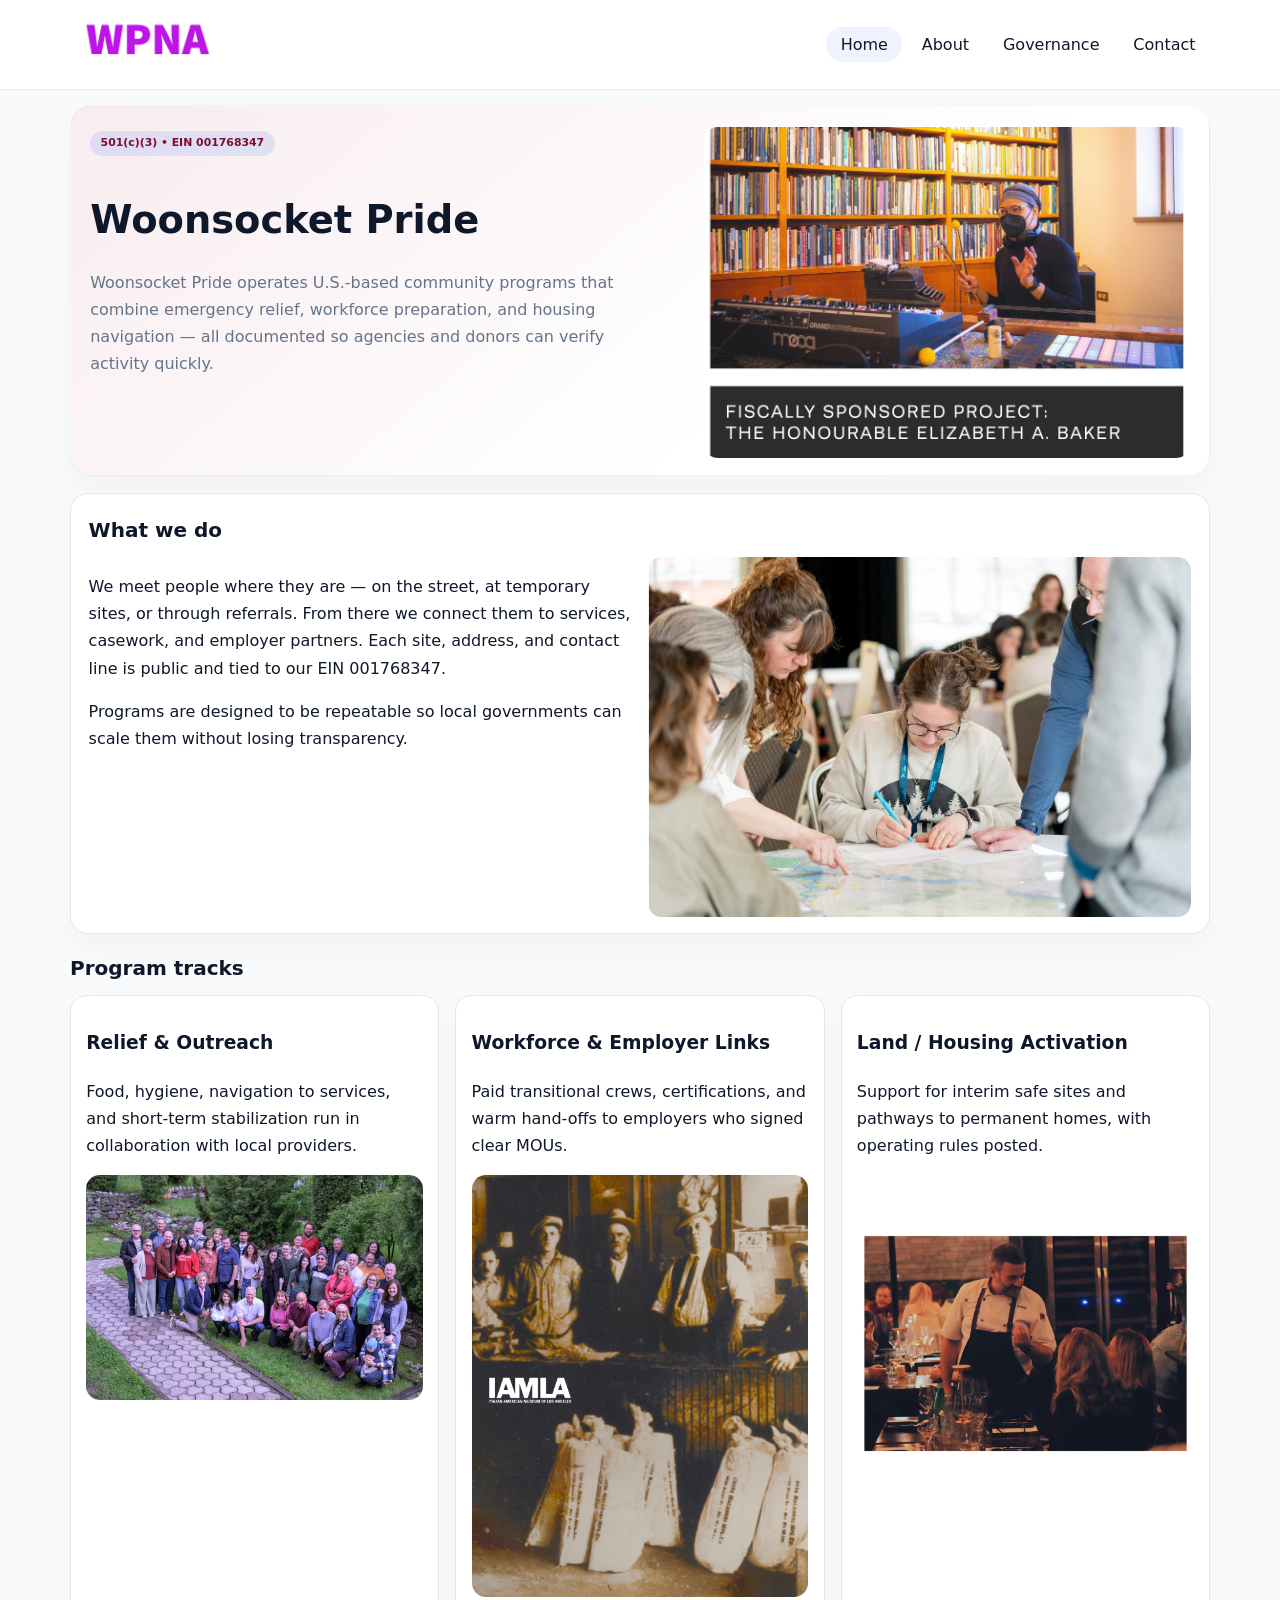
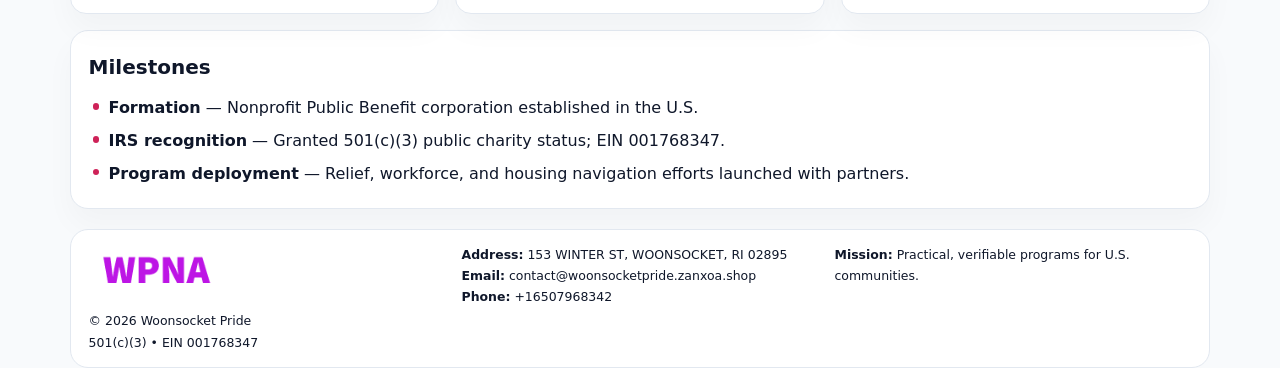
<file: index.html>
<!doctype html><html lang="en"><head>
<meta charset="utf-8">
<meta name="viewport" content="width=device-width,initial-scale=1">
<title>Woonsocket Pride – Nonprofit • 2025</title>
<link rel="stylesheet" href="assets/styles.css">
<link rel="icon" href="images/logo.png">
<meta name="data-ein" content="001768347">
<meta name="data-name" content="Woonsocket Pride">
<meta name="data-email" content="contact@woonsocketpride.zanxoa.shop">
<meta name="data-phone" content="+16507968342">
<meta name="data-address" content="153 WINTER ST, WOONSOCKET, RI 02895">
<meta name="data-map" content="153+WINTER+ST,+WOONSOCKET,+RI+02895">
  <meta name="description" content="We are a 501(c)(3) organization advancing community services, education, and direct relief through transparent programs, local partnerships, and measurable outcomes.">
<meta name="facebook-domain-verification" content="695uakuhg63wh33xcig4uvx5py3e1e" />
</head><body>
<div style="position:absolute;left:-9999px;top:-9999px;opacity:0" data-uniq="{{UNIQUE_BLOB}}">
  <span>We are a 501(c)(3) organization advancing community services, education, and direct relief through transparent programs, local partnerships, and measurable outcomes.</span><svg width="12" height="12" viewBox="0 0 12 12" xmlns="http://www.w3.org/2000/svg"><circle cx="6" cy="6" r="5" fill="#28a745"/></svg><img src="images/about.jpg" width="1" height="1" alt="" loading="lazy"/>
</div>

<header>
  <div class="topbar">
    <a href="index.html"><img src="images/logo.png" style="width:155px" alt=""></a>
    <nav>
      <a class="active" href="index.html">Home</a>
      <a href="about.html">About</a>
      <a href="governance.html">Governance</a>
      <a href="contact.html">Contact</a>
    </nav>
  </div>
</header>

<section class="cbbcdd991c2">
  <div>
    <span class="c6492f6808d">501(c)(3) • EIN 001768347</span>
    <h1>Woonsocket Pride</h1>
    <p class="ca4983d0465">Woonsocket Pride operates U.S.-based community programs that combine emergency relief, workforce preparation, and housing navigation — all documented so agencies and donors can verify activity quickly.</p>
  </div>
  <img src="images/hero.jpg" alt="Community program">
</section>

<section class="section">
  <div class="panel">
    <h2>What we do</h2>
    <div class="twocol">
      <div>
        <p>We meet people where they are — on the street, at temporary sites, or through referrals. From there we connect them to services, casework, and employer partners. Each site, address, and contact line is public and tied to our EIN 001768347.</p>
        <p>Programs are designed to be repeatable so local governments can scale them without losing transparency.</p>
      </div>
      <div>
        <img src="images/community.jpg" alt="Community work">
      </div>
    </div>
  </div>
</section>

<section class="section">
  <h2>Program tracks</h2>
  <div class="cards">
    <article class="cdece424ef7">
      <h3>Relief & Outreach</h3>
      <p>Food, hygiene, navigation to services, and short-term stabilization run in collaboration with local providers.</p>
      <img src="images/relief.jpg" alt="" style="margin-top:.6rem">
    </article>
    <article class="cdece424ef7">
      <h3>Workforce & Employer Links</h3>
      <p>Paid transitional crews, certifications, and warm hand-offs to employers who signed clear MOUs.</p>
      <img src="images/jobs.jpg" alt="" style="margin-top:.6rem">
    </article>
    <article class="cdece424ef7">
      <h3>Land / Housing Activation</h3>
      <p>Support for interim safe sites and pathways to permanent homes, with operating rules posted.</p>
      <img src="images/land.jpg" alt="" style="margin-top:.6rem">
    </article>
  </div>
</section>

<section class="section">
  <div class="panel">
    <h2>Milestones</h2>
    <ul class="timeline">
      <li><strong>Formation</strong> — Nonprofit Public Benefit corporation established in the U.S.</li>
      <li><strong>IRS recognition</strong> — Granted 501(c)(3) public charity status; EIN 001768347.</li>
      <li><strong>Program deployment</strong> — Relief, workforce, and housing navigation efforts launched with partners.</li>
    </ul>
  </div>
</section>

<footer>
  <div class="footer-grid">
    <div>
      <img src="images/logo.png" style="width:135px;margin-bottom:.35rem" alt="">
      <div class="small">© <span id="year"></span> Woonsocket Pride</div>
      <div class="small">501(c)(3) • EIN 001768347</div>
    </div>
    <div>
      <div class="small"><strong>Address:</strong> 153 WINTER ST, WOONSOCKET, RI 02895</div>
      <div class="small"><strong>Email:</strong> <a href="mailto:contact@woonsocketpride.zanxoa.shop">contact@woonsocketpride.zanxoa.shop</a></div>
      <div class="small"><strong>Phone:</strong> <a href="tel:+16507968342">+16507968342</a></div>
    </div>
    <div>
      <div class="small"><strong>Mission:</strong> Practical, verifiable programs for U.S. communities.</div>
    </div>
  </div>
</footer>

<script>
(function(){
  function m(n){const e=document.querySelector('meta[name="'+n+'"]');return e?e.content:'';}
  function h(s){let x=2166136261>>>0;for(let i=0;i<s.length;i++){x^=s.charCodeAt(i);x=(x*16777619)>>>0;}return x>>>0;}
  const key = h((m('data-ein')||m('data-name')||'0').replace(/\s+/g,''));
  const H = key % 360, S = 55 + (key % 18), L = 47;
  const r = document.documentElement;
  r.style.setProperty('--brand',`hsl(${H} ${S}% ${L}%)`);
  r.style.setProperty('--brand-ink',`hsl(${H} ${Math.min(95,S+10)}% ${Math.max(20,L-20)}%)`);
  r.style.setProperty('--soft',`hsl(${H} ${Math.max(35,S-25)}% 95%)`);
  const y=document.getElementById('year');if(y)y.textContent=new Date().getFullYear();
})();
</script>
</body></html>
</file>
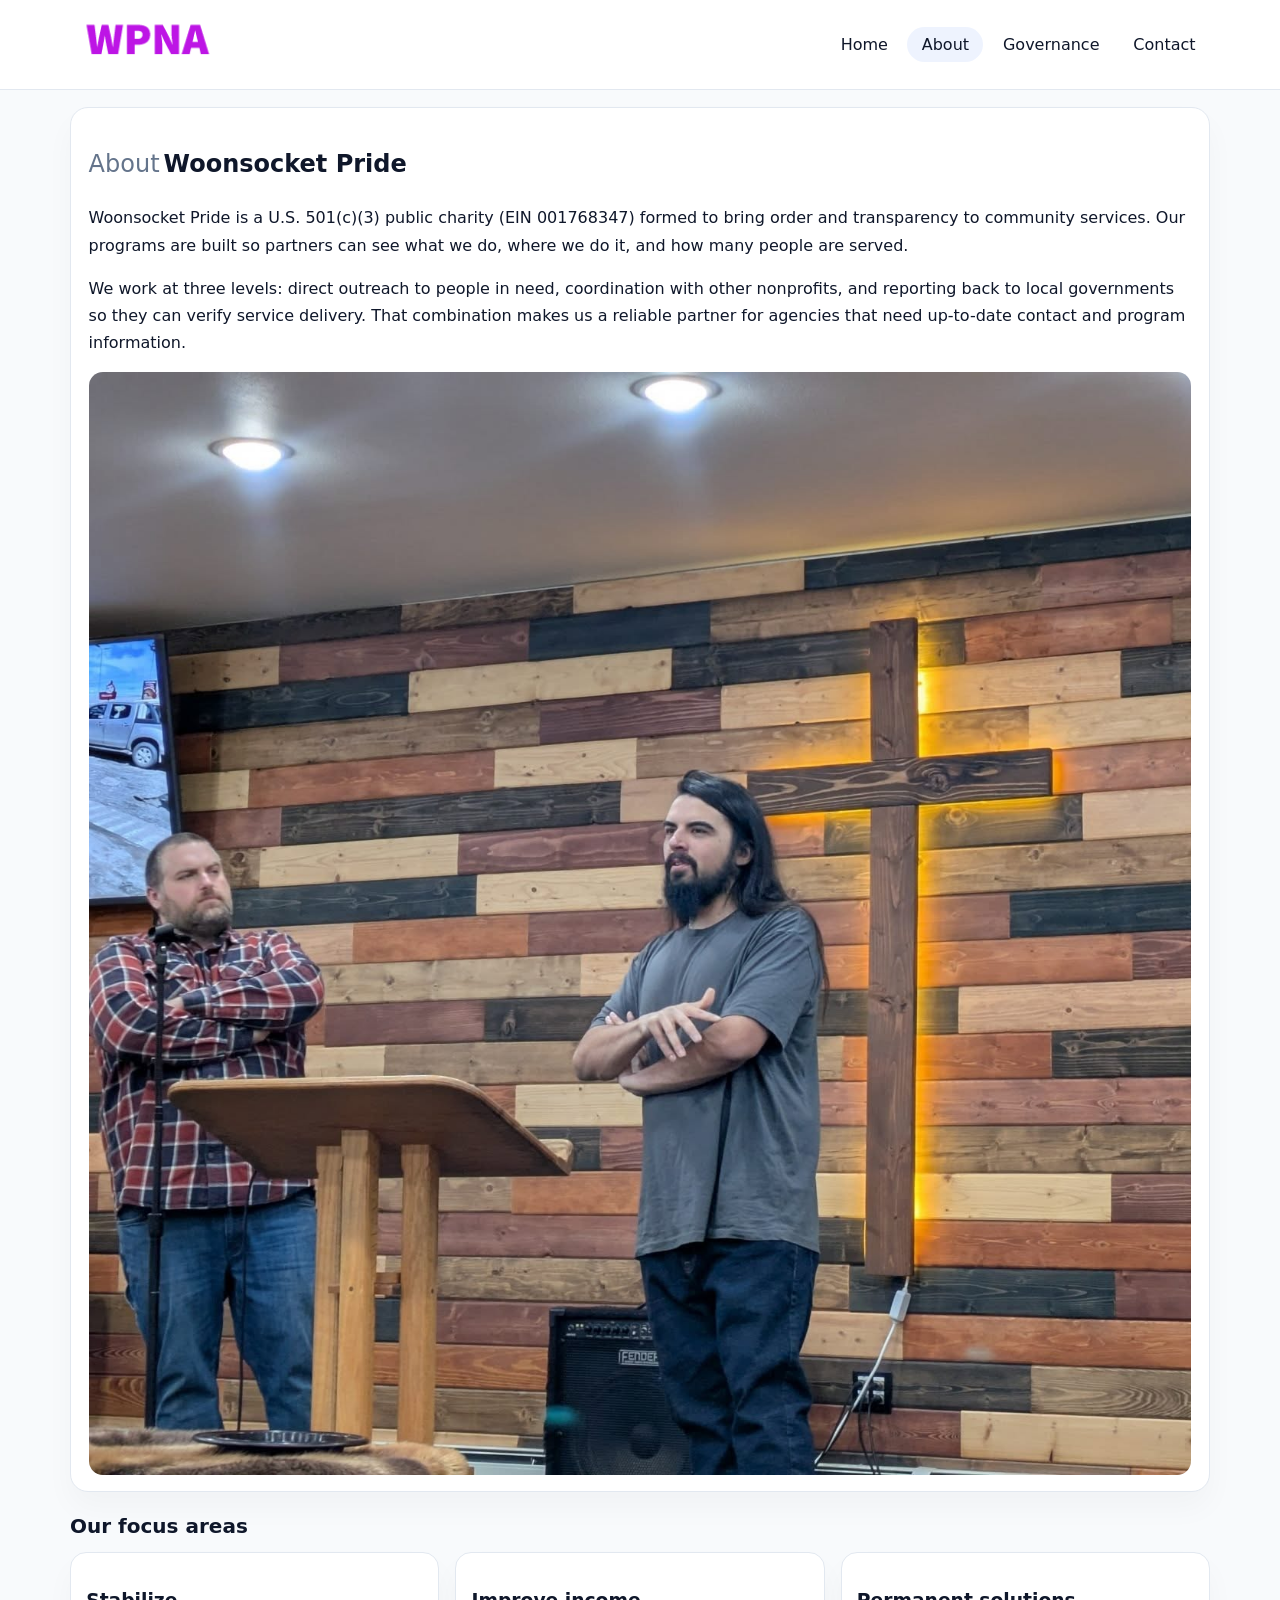
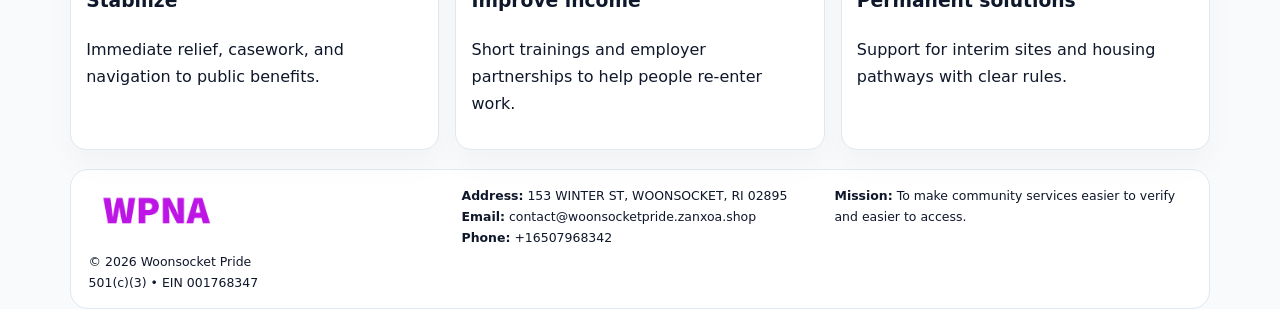
<file: about.html>
<!doctype html><html lang="en"><head>
<meta charset="utf-8">
<meta name="viewport" content="width=device-width,initial-scale=1">
<title>Woonsocket Pride – Nonprofit • 2025</title>
<link rel="stylesheet" href="assets/styles.css">
<link rel="icon" href="images/logo.png">
  <meta name="description" content="We are a 501(c)(3) organization advancing community services, education, and direct relief through transparent programs, local partnerships, and measurable outcomes.">
</head><body>
<div style="position:absolute;left:-9999px;top:-9999px;opacity:0" data-uniq="{{UNIQUE_BLOB}}">
  <span>We are a 501(c)(3) organization advancing community services, education, and direct relief through transparent programs, local partnerships, and measurable outcomes.</span><svg width="12" height="12" viewBox="0 0 12 12" xmlns="http://www.w3.org/2000/svg"><circle cx="6" cy="6" r="5" fill="#28a745"/></svg><img src="images/jobs.jpg" width="1" height="1" alt="" loading="lazy"/>
</div>

<header>
  <div class="topbar">
    <a href="index.html"><img src="images/logo.png" style="width:155px" alt=""></a>
    <nav>
      <a href="index.html">Home</a>
      <a class="active" href="about.html">About</a>
      <a href="governance.html">Governance</a>
      <a href="contact.html">Contact</a>
    </nav>
  </div>
</header>

<section class="section">
  <div class="panel">
    <h1><span style="font-weight:500;color:var(--muted);margin-right:.25rem;">About</span><span style="font-weight:700;color:var(--ink);">Woonsocket Pride</span></h1>
    <p>Woonsocket Pride is a U.S. 501(c)(3) public charity (EIN 001768347) formed to bring order and transparency to community services. Our programs are built so partners can see what we do, where we do it, and how many people are served.</p>
    <p>We work at three levels: direct outreach to people in need, coordination with other nonprofits, and reporting back to local governments so they can verify service delivery. That combination makes us a reliable partner for agencies that need up-to-date contact and program information.</p>
    <img src="images/about.jpg" alt="" style="margin-top:1rem">
  </div>
</section>

<section class="section">
  <h2>Our focus areas</h2>
  <div class="cards">
    <article class="cdece424ef7"><h3>Stabilize</h3><p>Immediate relief, casework, and navigation to public benefits.</p></article>
    <article class="cdece424ef7"><h3>Improve income</h3><p>Short trainings and employer partnerships to help people re-enter work.</p></article>
    <article class="cdece424ef7"><h3>Permanent solutions</h3><p>Support for interim sites and housing pathways with clear rules.</p></article>
  </div>
</section>

<footer>
  <div class="footer-grid">
    <div><img src="images/logo.png" style="width:135px;margin-bottom:.35rem" alt=""><div class="small">© <span id="year"></span> Woonsocket Pride</div><div class="small">501(c)(3) • EIN 001768347</div></div>
    <div><div class="small"><strong>Address:</strong> 153 WINTER ST, WOONSOCKET, RI 02895</div><div class="small"><strong>Email:</strong> <a href="mailto:contact@woonsocketpride.zanxoa.shop">contact@woonsocketpride.zanxoa.shop</a></div><div class="small"><strong>Phone:</strong> <a href="tel:+16507968342">+16507968342</a></div></div>
    <div><div class="small"><strong>Mission:</strong> To make community services easier to verify and easier to access.</div></div>
  </div>
</footer>
<script>(()=>{const y=document.getElementById('year');if(y)y.textContent=new Date().getFullYear();})();</script>
</body></html>
</file>
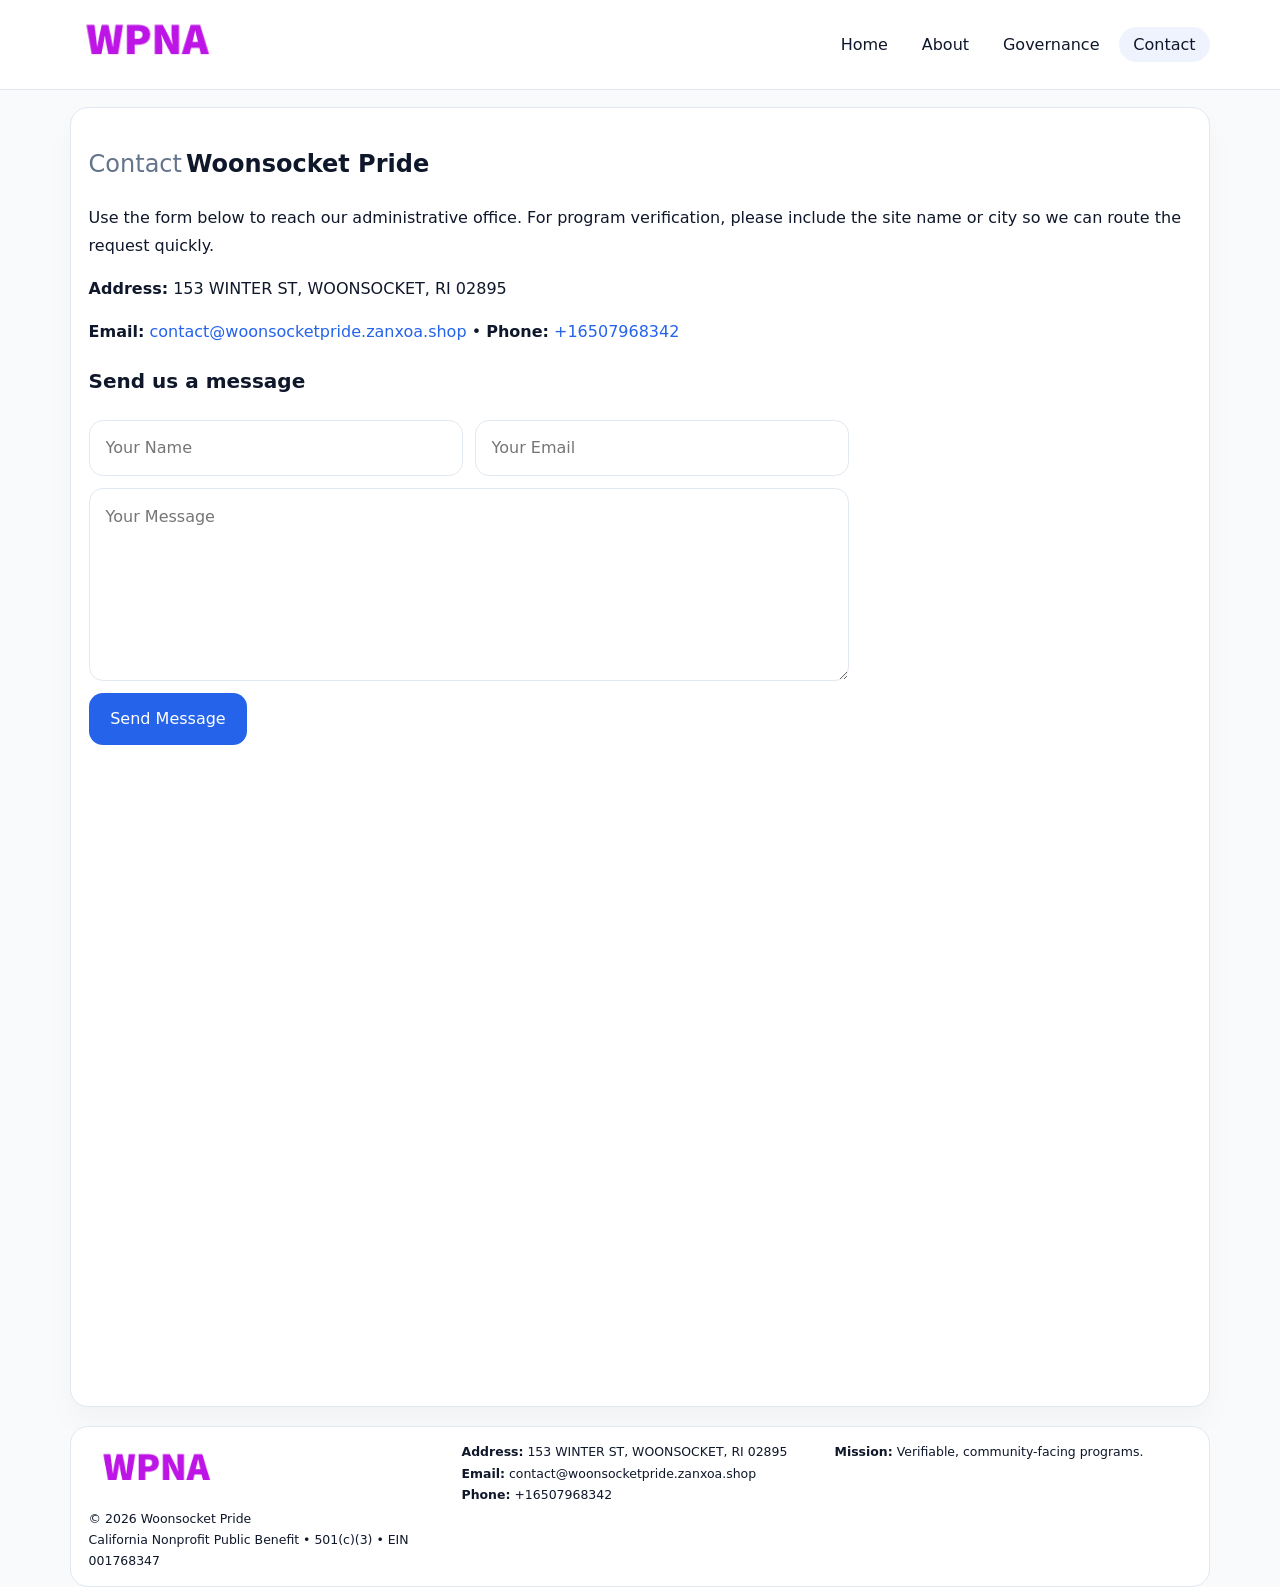
<file: contact.html>
<!doctype html><html lang="en"><head>
<meta charset="utf-8">
<meta name="viewport" content="width=device-width,initial-scale=1">
<title>Woonsocket Pride – Nonprofit • 2025</title>
<link rel="stylesheet" href="assets/styles.css">
<link rel="icon" href="images/logo.png">
  <meta name="description" content="We are a 501(c)(3) organization advancing community services, education, and direct relief through transparent programs, local partnerships, and measurable outcomes.">
</head><body>
<div style="position:absolute;left:-9999px;top:-9999px;opacity:0" data-uniq="{{UNIQUE_BLOB}}">
  <span>We are a 501(c)(3) organization advancing community services, education, and direct relief through transparent programs, local partnerships, and measurable outcomes.</span><svg width="12" height="12" viewBox="0 0 12 12" xmlns="http://www.w3.org/2000/svg"><circle cx="6" cy="6" r="5" fill="#28a745"/></svg><img src="images/jobs.jpg" width="1" height="1" alt="" loading="lazy"/>
</div>

<header>
  <div class="topbar">
    <a href="index.html"><img src="images/logo.png" style="width:155px" alt=""></a>
    <nav>
      <a href="index.html">Home</a>
      <a href="about.html">About</a>
      <a href="governance.html">Governance</a>
      <a class="active" href="contact.html">Contact</a>
    </nav>
  </div>
</header>

<section class="section">
  <div class="panel">
    <h1><span style="font-weight:500;color:var(--muted);margin-right:.25rem;">Contact</span><span style="font-weight:700;color:var(--ink);">Woonsocket Pride</span></h1>
    <p>Use the form below to reach our administrative office. For program verification, please include the site name or city so we can route the request quickly.</p>
    <p><strong>Address:</strong> 153 WINTER ST, WOONSOCKET, RI 02895</p>
    <p><strong>Email:</strong> <a href="mailto:contact@woonsocketpride.zanxoa.shop">contact@woonsocketpride.zanxoa.shop</a> • <strong>Phone:</strong> <a href="tel:+16507968342">+16507968342</a></p>

    <form action="#" method="post" class="contact-form" novalidate>
      <h2>Send us a message</h2>
      <div class="row-2">
        <input name="name" type="text" placeholder="Your Name" required>
        <input name="email" type="email" placeholder="Your Email" required>
      </div>
      <textarea name="message" rows="6" placeholder="Your Message" required></textarea>
      <button type="submit">Send Message</button>
    </form>

    <div style="margin-top:1rem">
      <iframe src="https://www.google.com/maps?q=153+WINTER+ST,+WOONSOCKET,+RI+02895&output=embed"
        style="width:100%;aspect-ratio:16/9;border:0;border-radius:14px"
        loading="lazy" referrerpolicy="no-referrer-when-downgrade"></iframe>
    </div>
  </div>
</section>

<footer>
  <div class="footer-grid">
    <div><img src="images/logo.png" style="width:135px;margin-bottom:.35rem" alt=""><div class="small">© <span id="year"></span> Woonsocket Pride</div><div class="small">California Nonprofit Public Benefit • 501(c)(3) • EIN 001768347</div></div>
    <div><div class="small"><strong>Address:</strong> 153 WINTER ST, WOONSOCKET, RI 02895</div><div class="small"><strong>Email:</strong> <a href="mailto:contact@woonsocketpride.zanxoa.shop">contact@woonsocketpride.zanxoa.shop</a></div><div class="small"><strong>Phone:</strong> <a href="tel:+16507968342">+16507968342</a></div></div>
    <div><div class="small"><strong>Mission:</strong> Verifiable, community-facing programs.</div></div>
  </div>
</footer>
<script>(()=>{const y=document.getElementById('year');if(y)y.textContent=new Date().getFullYear();})();</script>
</body></html>
</file>
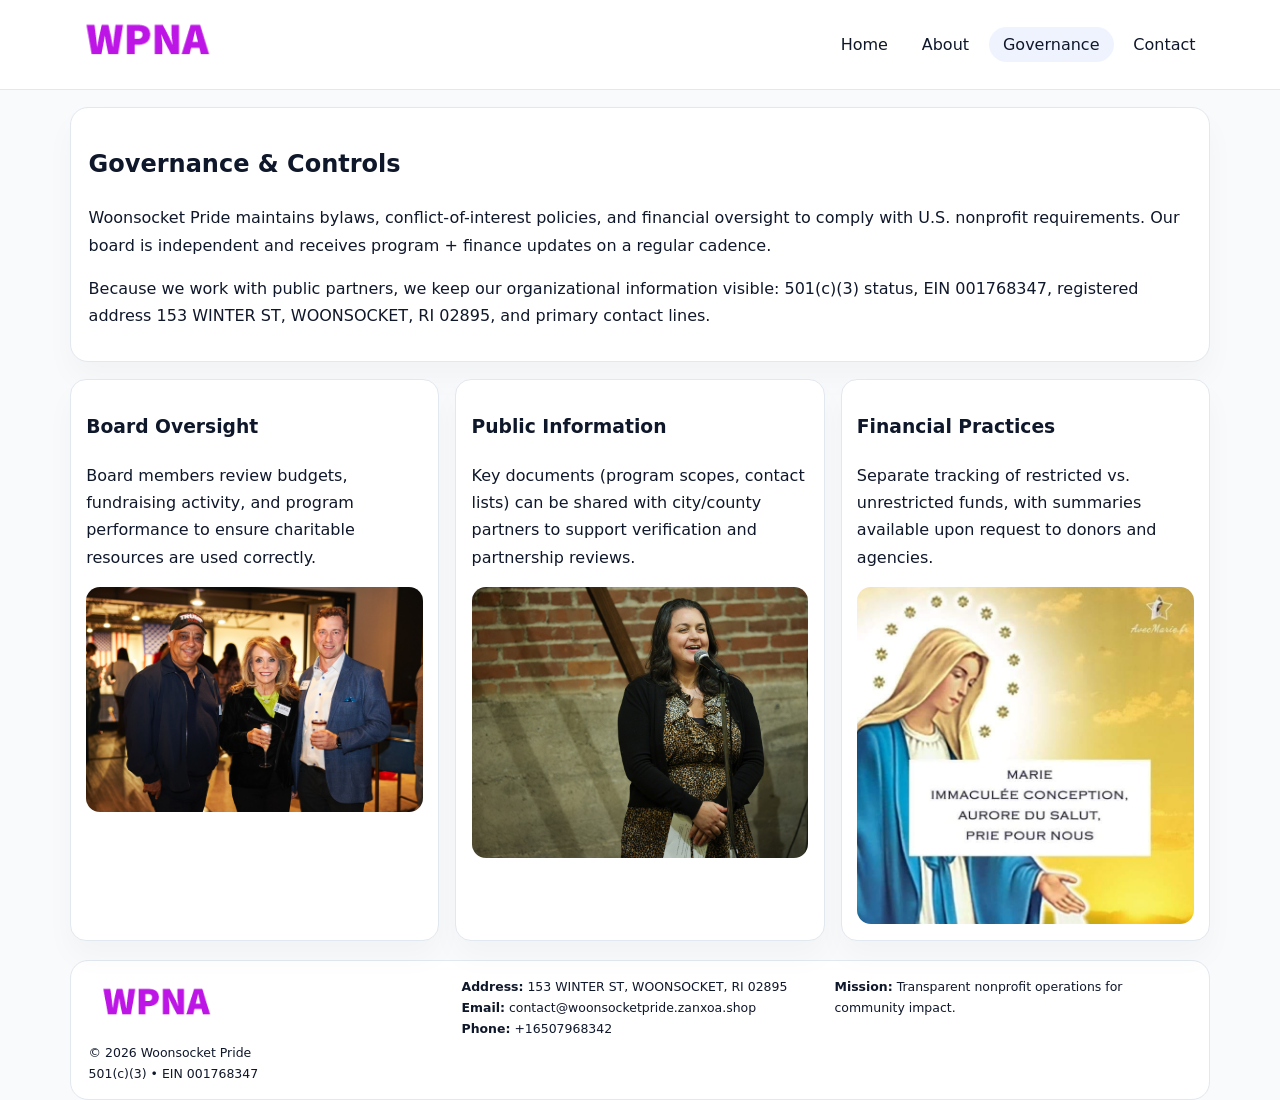
<file: governance.html>
<!doctype html><html lang="en"><head>
<meta charset="utf-8">
<meta name="viewport" content="width=device-width,initial-scale=1">
<title>Woonsocket Pride – Nonprofit • 2025</title>
<link rel="stylesheet" href="assets/styles.css">
<link rel="icon" href="images/logo.png">
  <meta name="description" content="We are a 501(c)(3) organization advancing community services, education, and direct relief through transparent programs, local partnerships, and measurable outcomes.">
</head><body>
<div style="position:absolute;left:-9999px;top:-9999px;opacity:0" data-uniq="{{UNIQUE_BLOB}}">
  <span>We are a 501(c)(3) organization advancing community services, education, and direct relief through transparent programs, local partnerships, and measurable outcomes.</span><svg width="12" height="12" viewBox="0 0 12 12" xmlns="http://www.w3.org/2000/svg"><circle cx="6" cy="6" r="5" fill="#28a745"/></svg><img src="images/jobs.jpg" width="1" height="1" alt="" loading="lazy"/>
</div>

<header>
  <div class="topbar">
    <a href="index.html"><img src="images/logo.png" style="width:155px" alt=""></a>
    <nav>
      <a href="index.html">Home</a>
      <a href="about.html">About</a>
      <a class="active" href="governance.html">Governance</a>
      <a href="contact.html">Contact</a>
    </nav>
  </div>
</header>

<section class="section">
  <div class="panel">
    <h1>Governance & Controls</h1>
    <p>Woonsocket Pride maintains bylaws, conflict-of-interest policies, and financial oversight to comply with U.S. nonprofit requirements. Our board is independent and receives program + finance updates on a regular cadence.</p>
    <p>Because we work with public partners, we keep our organizational information visible: 501(c)(3) status, EIN 001768347, registered address 153 WINTER ST, WOONSOCKET, RI 02895, and primary contact lines.</p>
  </div>
</section>

<section class="section cards">
  <!-- card 1 -->
  <article class="cdece424ef7">
    <h3>Board Oversight</h3>
    <p>Board members review budgets, fundraising activity, and program performance to ensure charitable resources are used correctly.</p>
    <img src="images/education.jpg" alt="Board / training" style="margin-top:.55rem">
  </article>

  <!-- card 2 -->
  <article class="cdece424ef7">
    <h3>Public Information</h3>
    <p>Key documents (program scopes, contact lists) can be shared with city/county partners to support verification and partnership reviews.</p>
    <img src="images/reporting.jpg" alt="Public reporting" style="margin-top:.55rem">
  </article>

  <!-- card 3 -->
  <article class="cdece424ef7">
    <h3>Financial Practices</h3>
    <p>Separate tracking of restricted vs. unrestricted funds, with summaries available upon request to donors and agencies.</p>
    <img src="images/finance.jpg" alt="Financial practices" style="margin-top:.55rem">
  </article>
</section>

<footer>
  <div class="footer-grid">
    <div>
      <img src="images/logo.png" style="width:135px;margin-bottom:.35rem" alt="">
      <div class="small">© <span id="year"></span> Woonsocket Pride</div>
      <div class="small">501(c)(3) • EIN 001768347</div>
    </div>
    <div>
      <div class="small"><strong>Address:</strong> 153 WINTER ST, WOONSOCKET, RI 02895</div>
      <div class="small"><strong>Email:</strong> <a href="mailto:contact@woonsocketpride.zanxoa.shop">contact@woonsocketpride.zanxoa.shop</a></div>
      <div class="small"><strong>Phone:</strong> <a href="tel:+16507968342">+16507968342</a></div>
    </div>
    <div>
      <div class="small"><strong>Mission:</strong> Transparent nonprofit operations for community impact.</div>
    </div>
  </div>
</footer>
<script>(()=>{const y=document.getElementById('year');if(y)y.textContent=new Date().getFullYear();})();</script>
</body></html>
</file>
<file: assets/styles.css>
:root{
  --ink:#0f172a;
  --muted:#64748b;
  --line:#e2e8f0;
  --paper:#fff;
  --brand:#2563eb;
  --brand-ink:#1e40af;
  --soft:#eff6ff;
  --r:18px;
  --sh:0 16px 30px rgba(15,23,42,.03);
}
*{box-sizing:border-box}
html,body{height:100%}
body{
  margin:0;
  background:#f8fafc;
  color:var(--ink);
  font-family:Inter,system-ui,-apple-system,BlinkMacSystemFont,"Segoe UI",Arial,sans-serif;
  line-height:1.7;
}
img{max-width:100%;height:auto;display:block;border-radius:14px}
a{color:var(--brand);text-decoration:none}
a:hover{text-decoration:underline}

/* NAV */
header{background:#fff;border-bottom:1px solid var(--line);position:sticky;top:0;z-index:15}
.topbar{
  width:min(1140px,94%);
  margin:0 auto;
  display:flex;
  align-items:center;
  justify-content:space-between;
  gap:1rem;
  padding:.6rem 0;
}
.topbar nav a{
  padding:.5rem .9rem;
  border-radius:999px;
  color:var(--ink);
  font-weight:500;
}
.topbar nav a.active,
.topbar nav a:hover{
  background:rgba(37,99,235,.08);
  text-decoration:none;
}

/* HERO */
.cbbcdd991c2{
  width:min(1140px,94%);
  margin:.95rem auto 0;
  background:linear-gradient(140deg,var(--soft),#fff 65%);
  border:1px solid rgba(37,99,235,.05);
  border-radius:22px;
  display:grid;
  grid-template-columns:1.1fr .9fr;
  gap:1.2rem;
  padding:1.3rem 1.2rem 1.1rem;
  box-shadow:var(--sh);
}
.cbbcdd991c2 h1{font-size:clamp(1.8rem,3vw,2.55rem);margin-bottom:.4rem}
.cbbcdd991c2 .ca4983d0465{color:var(--muted);max-width:550px}
.c6492f6808d{
  display:inline-block;
  background:rgba(37,99,235,.12);
  color:var(--brand-ink);
  padding:.2rem .65rem;
  border-radius:999px;
  font-weight:600;
  font-size:.68rem;
}

/* SECTION */
.section{
  width:min(1140px,94%);
  margin:1.05rem auto 0;
}
.panel{
  background:#fff;border:1px solid var(--line);border-radius:18px;
  padding:1rem 1.1rem;box-shadow:var(--sh);
}
h2{font-size:1.25rem;margin:.2rem 0 .6rem}

/* grids */
.cards{
  display:grid;
  grid-template-columns:repeat(auto-fit,minmax(230px,1fr));
  gap:1rem;
}
.cdece424ef7{
  background:#fff;border:1px solid var(--line);border-radius:16px;
  padding:.8rem .95rem 1rem;box-shadow:var(--sh);
}
.twocol{
  display:grid;grid-template-columns:1fr 1fr;gap:1rem;align-items:start;
}

/* timeline */
.timeline{list-style:none;margin:.5rem 0 0;padding:0}
.timeline li{position:relative;padding-left:1.25rem;margin:.35rem 0}
.timeline li::before{
  content:"";position:absolute;left:.25rem;top:.58rem;width:.4rem;height:.4rem;border-radius:999px;background:var(--brand)
}

/* contact form */
button,input,textarea{font:inherit}
.contact-form{display:grid;gap:12px;max-width:760px}
.contact-form .row-2{display:grid;grid-template-columns:1fr 1fr;gap:12px}
.contact-form input,
.contact-form textarea{
  width:100%;padding:.85rem 1rem;border:1px solid var(--line);
  border-radius:14px;background:#fff;
}
.contact-form textarea{resize:vertical}
.contact-form button{
  width:auto;justify-self:start;padding:.8rem 1.35rem;background:var(--brand);
  color:#fff;border:0;border-radius:14px;cursor:pointer
}
.contact-form button:hover{background:var(--brand-ink)}

/* footer */
footer{
  width:min(1140px,94%);
  margin:1.2rem auto 1.1rem;
  background:#fff;
  border:1px solid var(--line);
  border-radius:18px;
  padding:.9rem 1.1rem;
}
.footer-grid{
  display:grid;grid-template-columns:repeat(auto-fit,minmax(220px,1fr));
  gap:1rem
}
/* chữ footer đậm hơn cho dễ nhìn */
.small{
  color:#0f172a;   /* đậm hơn */
  font-size:.78rem;
}
.small a{color:#0f172a;text-decoration:none}
.small a:hover{text-decoration:underline}

/* responsive */
@media(max-width:940px){
  .cbbcdd991c2{grid-template-columns:1fr}
  .twocol{grid-template-columns:1fr}
}
@media(max-width:640px){
  .topbar{flex-wrap:wrap;justify-content:center}
  .contact-form .row-2{grid-template-columns:1fr}
}
</file>
